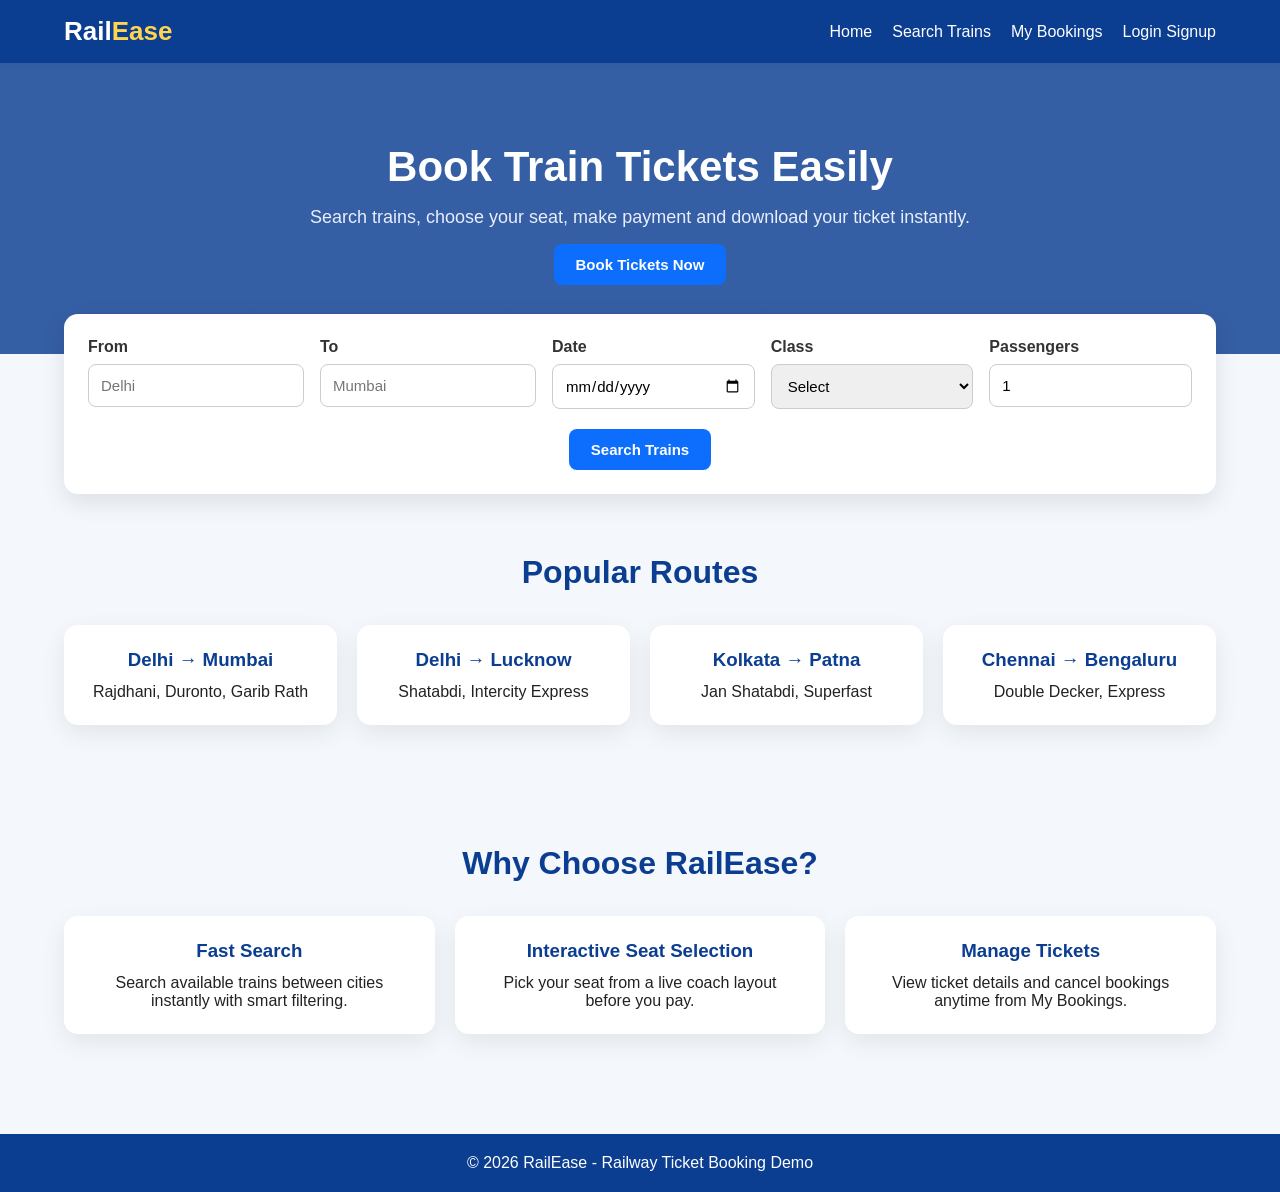
<file: index.html>
<!DOCTYPE html>
<html lang="en">
<head>
  <meta charset="UTF-8" />
  <meta name="viewport" content="width=device-width, initial-scale=1.0" />
  <title>RailEase - Railway Ticket Booking</title>
  <link rel="stylesheet" href="css/style.css" />
</head>
<body>
  <nav class="navbar">
    <div class="container">
      <div class="logo">Rail<span>Ease</span></div>
      <div class="nav-links" id="navLinks">
        <a href="index.html">Home</a>
        <a href="search.html">Search Trains</a>
        <a href="mybookings.html">My Bookings</a>
        <span id="authSlot"></span>
      </div>
    </div>
  </nav>

  <section class="hero">
    <div class="container hero-content">
      <h1>Book Train Tickets Easily</h1>
      <p>Search trains, choose your seat, make payment and download your ticket instantly.</p>
      <a href="search.html" class="btn">Book Tickets Now</a>
    </div>
  </section>

  <div class="container">
    <div class="search-form">
      <form id="homeSearchForm" class="form-grid">
        <div class="form-group">
          <label>From</label>
          <input type="text" id="from" placeholder="Delhi" required />
        </div>
        <div class="form-group">
          <label>To</label>
          <input type="text" id="to" placeholder="Mumbai" required />
        </div>
        <div class="form-group">
          <label>Date</label>
          <input type="date" id="date" required />
        </div>
        <div class="form-group">
          <label>Class</label>
          <select id="travelClass" required>
            <option value="">Select</option>
            <option value="Sleeper">Sleeper</option>
            <option value="3AC">3AC</option>
            <option value="2AC">2AC</option>
            <option value="Chair Car">Chair Car</option>
            <option value="Executive">Executive</option>
          </select>
        </div>
        <div class="form-group">
          <label>Passengers</label>
          <input type="number" id="passengers" min="1" max="6" value="1" required />
        </div>
      </form>
      <div class="text-center mt-20">
        <button class="btn" onclick="goToSearch()">Search Trains</button>
      </div>
    </div>
  </div>

  <section class="section">
    <div class="container">
      <h2 class="section-title">Popular Routes</h2>
      <div class="route-grid">
        <div class="route-card"><h3>Delhi → Mumbai</h3><p>Rajdhani, Duronto, Garib Rath</p></div>
        <div class="route-card"><h3>Delhi → Lucknow</h3><p>Shatabdi, Intercity Express</p></div>
        <div class="route-card"><h3>Kolkata → Patna</h3><p>Jan Shatabdi, Superfast</p></div>
        <div class="route-card"><h3>Chennai → Bengaluru</h3><p>Double Decker, Express</p></div>
      </div>
    </div>
  </section>

  <section class="section">
    <div class="container">
      <h2 class="section-title">Why Choose RailEase?</h2>
      <div class="features-grid">
        <div class="feature-card"><h3>Fast Search</h3><p>Search available trains between cities instantly with smart filtering.</p></div>
        <div class="feature-card"><h3>Interactive Seat Selection</h3><p>Pick your seat from a live coach layout before you pay.</p></div>
        <div class="feature-card"><h3>Manage Tickets</h3><p>View ticket details and cancel bookings anytime from My Bookings.</p></div>
      </div>
    </div>
  </section>

  <footer class="footer"><div class="container"><p>© <span id="year"></span> RailEase - Railway Ticket Booking Demo</p></div></footer>

  <script src="js/common.js"></script>
  <script>
    document.getElementById("year").textContent = new Date().getFullYear();

    function goToSearch() {
      const from = document.getElementById("from").value.trim();
      const to = document.getElementById("to").value.trim();
      const date = document.getElementById("date").value;
      const travelClass = document.getElementById("travelClass").value;
      const passengers = document.getElementById("passengers").value;
      if (!from || !to || !date || !travelClass || !passengers) {
        toast("Please fill all search details.", "error");
        return;
      }
      localStorage.setItem("searchData", JSON.stringify({ from, to, date, travelClass, passengers }));
      window.location.href = "search.html";
    }
  </script>
</body>
</html>
</file>
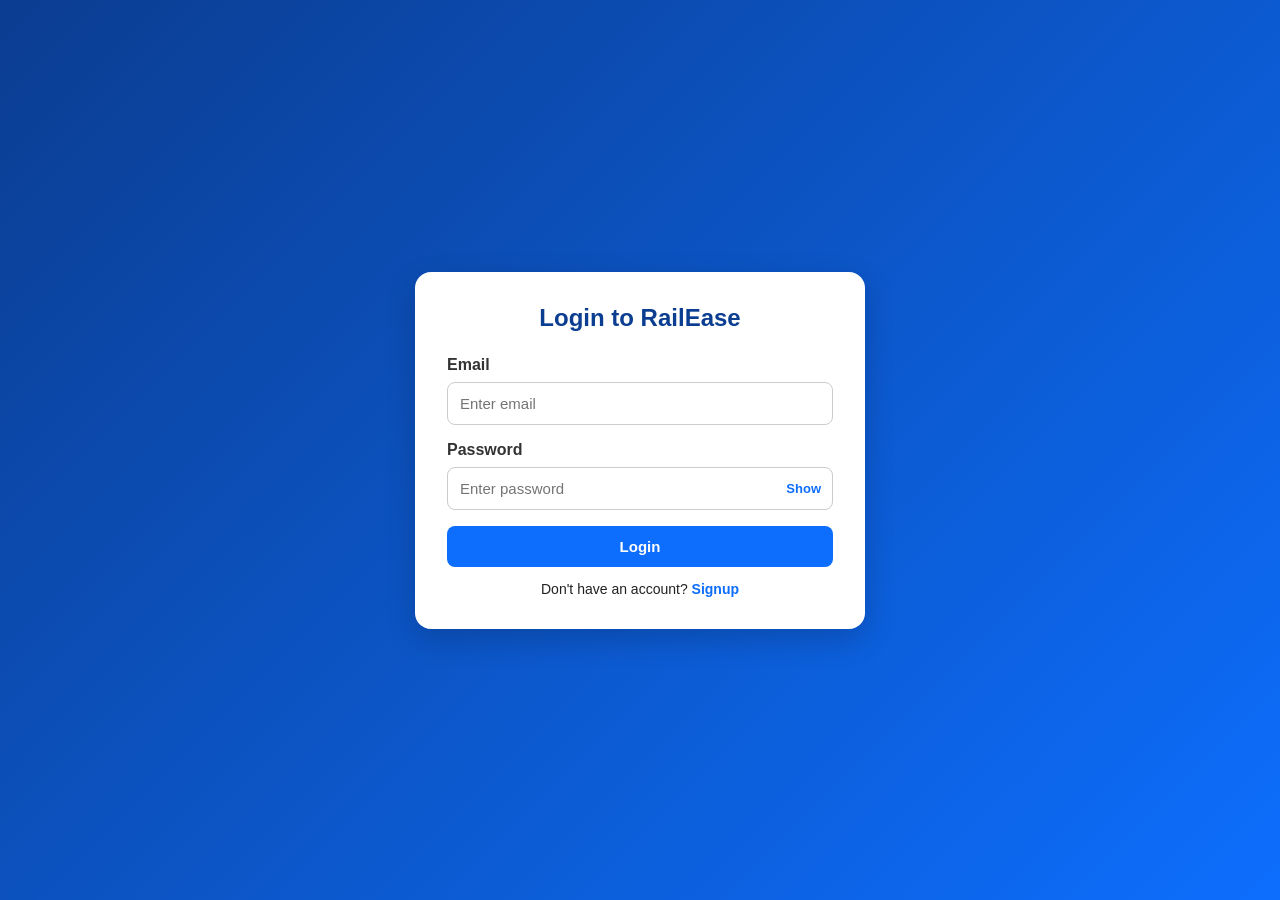
<file: booking.html>
<!DOCTYPE html>
<html lang="en">
<head>
  <meta charset="UTF-8" />
  <meta name="viewport" content="width=device-width, initial-scale=1.0" />
  <title>Booking - RailEase</title>
  <link rel="stylesheet" href="css/style.css" />
</head>
<body>
  <nav class="navbar">
    <div class="container">
      <div class="logo">Rail<span>Ease</span></div>
      <div class="nav-links" id="navLinks">
        <a href="index.html">Home</a>
        <a href="search.html">Search Trains</a>
        <a href="mybookings.html">My Bookings</a>
        <span id="authSlot"></span>
      </div>
    </div>
  </nav>

  <div class="container section">
    <h2 class="section-title">Choose Your Seat & Passenger Details</h2>
    <div class="booking-grid">
      <div class="card">
        <h3>Select a Seat</h3>
        <p class="train-meta">Selected seat: <strong id="selectedSeatLabel">None</strong></p>
        <div class="seat-map" id="seatMap"></div>

        <form id="bookingForm">
          <div class="passenger-row mt-20">
            <div class="form-group">
              <label>Passenger Name</label>
              <input type="text" id="passengerName" required />
            </div>
            <div class="form-group">
              <label>Age</label>
              <input type="number" id="passengerAge" min="1" max="100" required />
            </div>
            <div class="form-group">
              <label>Gender</label>
              <select id="passengerGender" required>
                <option value="">Select</option>
                <option value="Male">Male</option>
                <option value="Female">Female</option>
                <option value="Other">Other</option>
              </select>
            </div>
          </div>
          <div class="passenger-row mt-20">
            <div class="form-group">
              <label>Email</label>
              <input type="email" id="passengerEmail" required />
            </div>
            <div class="form-group">
              <label>Mobile Number</label>
              <input type="tel" id="passengerMobile" maxlength="10" required />
            </div>
          </div>
          <div class="mt-20">
            <button class="btn">Proceed to Payment</button>
          </div>
        </form>
      </div>

      <div class="summary-box" id="bookingSummary"></div>
    </div>
  </div>

  <footer class="footer"><div class="container"><p>© <span id="year"></span> RailEase</p></div></footer>

  <script src="js/common.js"></script>
  <script src="js/trains.js"></script>
  <script src="js/booking.js"></script>
  <script>document.getElementById("year").textContent = new Date().getFullYear();</script>
</body>
</html>
</file>
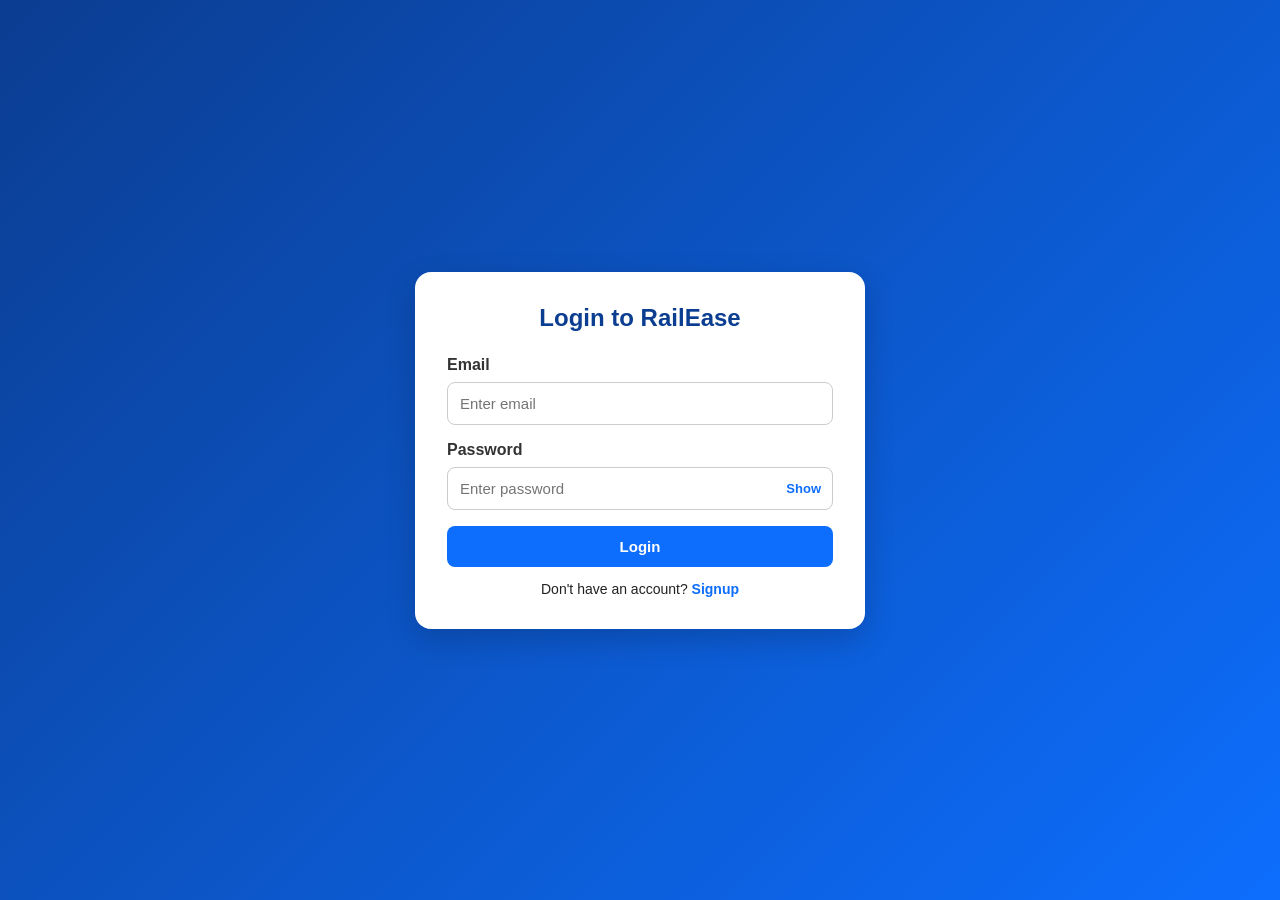
<file: login.html>
<!DOCTYPE html>
<html lang="en">
<head>
  <meta charset="UTF-8" />
  <meta name="viewport" content="width=device-width, initial-scale=1.0" />
  <title>Login - RailEase</title>
  <link rel="stylesheet" href="css/style.css" />
</head>
<body>
  <div class="auth-wrapper">
    <div class="auth-card">
      <h2>Login to RailEase</h2>
      <form id="loginForm">
        <div class="form-group">
          <label>Email</label>
          <input type="email" id="loginEmail" placeholder="Enter email" required />
        </div>
        <div class="form-group">
          <label>Password</label>
          <div class="password-field">
            <input type="password" id="loginPassword" placeholder="Enter password" required />
            <button type="button" class="password-toggle" id="loginToggle">Show</button>
          </div>
        </div>
        <button class="btn" style="width:100%">Login</button>
      </form>
      <div class="auth-footer">Don't have an account? <a href="signup.html">Signup</a></div>
    </div>
  </div>
  <script src="js/common.js"></script>
  <script src="js/auth.js"></script>
</body>
</html>
</file>
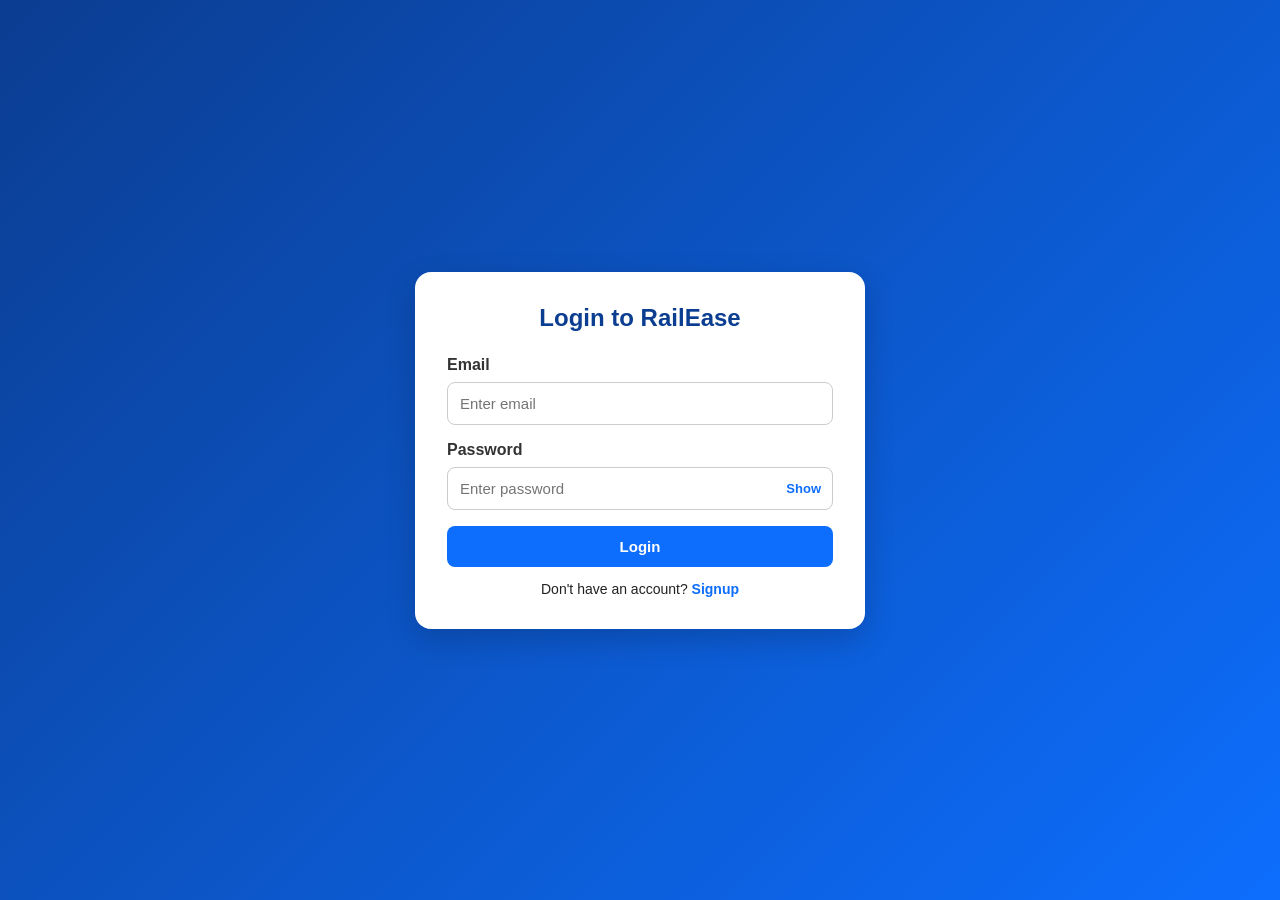
<file: payment.html>
<!DOCTYPE html>
<html lang="en">
<head>
  <meta charset="UTF-8" />
  <meta name="viewport" content="width=device-width, initial-scale=1.0" />
  <title>Payment - RailEase</title>
  <link rel="stylesheet" href="css/style.css" />
</head>
<body>
  <nav class="navbar">
    <div class="container">
      <div class="logo">Rail<span>Ease</span></div>
      <div class="nav-links" id="navLinks">
        <a href="index.html">Home</a>
        <a href="search.html">Search Trains</a>
        <a href="mybookings.html">My Bookings</a>
        <span id="authSlot"></span>
      </div>
    </div>
  </nav>

  <div class="container section">
    <h2 class="section-title">Payment</h2>
    <div class="card">
      <div id="paymentSummary"></div>

      <h3 class="mt-20">Choose Payment Method</h3>
      <div class="payment-options">
        <div class="pay-card active" data-method="UPI">UPI</div>
        <div class="pay-card" data-method="Card">Card</div>
        <div class="pay-card" data-method="Net Banking">Net Banking</div>
      </div>

      <form id="paymentForm">
        <div class="form-group">
          <label>Enter UPI / Card / Bank Ref</label>
          <input type="text" id="paymentRef" placeholder="example@upi / card ref" required />
        </div>
        <div class="mt-20">
          <button class="btn">Pay & Confirm Booking</button>
        </div>
      </form>
    </div>
  </div>

  <footer class="footer"><div class="container"><p>© <span id="year"></span> RailEase</p></div></footer>

  <script src="js/common.js"></script>
  <script src="js/trains.js"></script>
  <script src="js/payment.js"></script>
  <script>document.getElementById("year").textContent = new Date().getFullYear();</script>
</body>
</html>
</file>
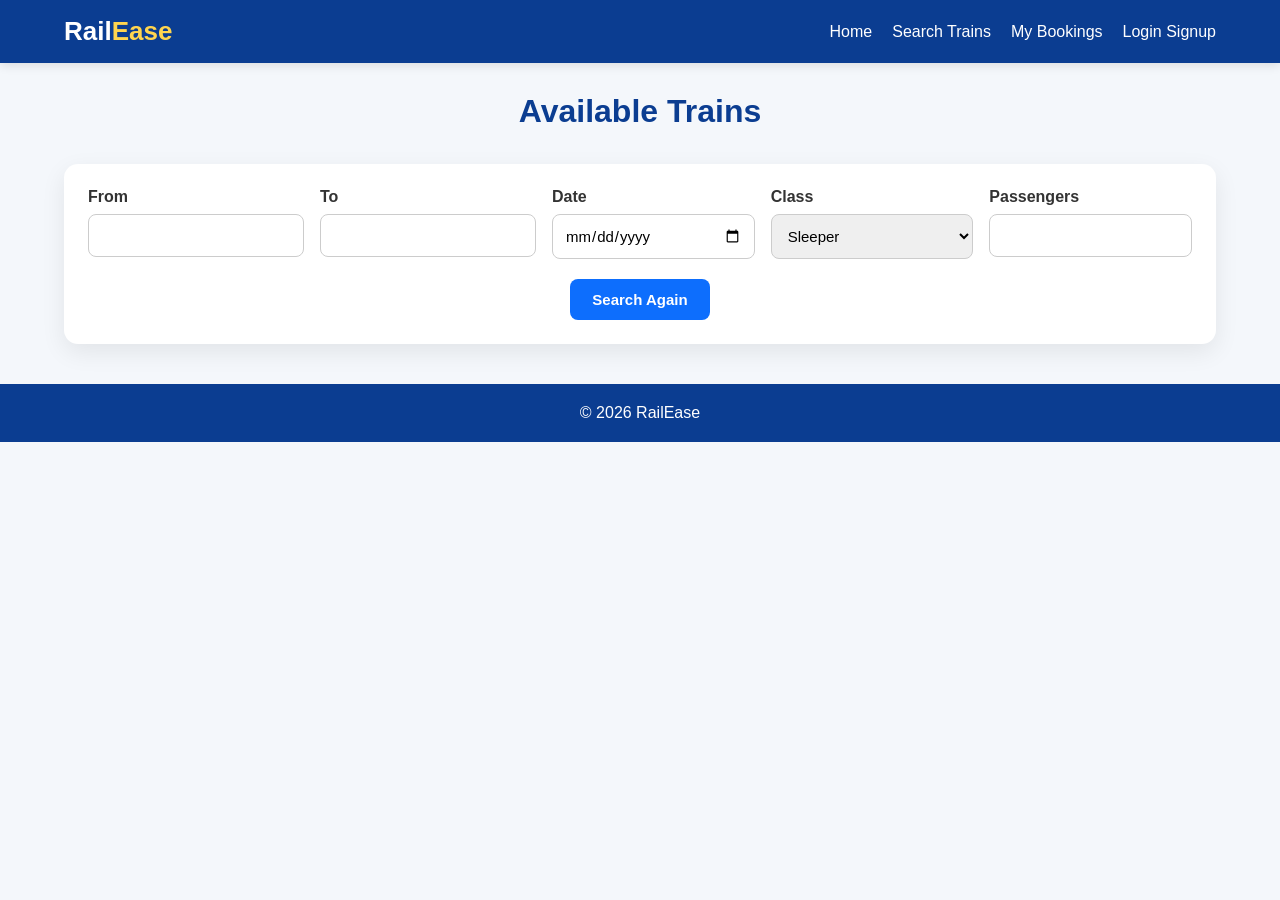
<file: search.html>
<!DOCTYPE html>
<html lang="en">
<head>
  <meta charset="UTF-8" />
  <meta name="viewport" content="width=device-width, initial-scale=1.0" />
  <title>Search Trains - RailEase</title>
  <link rel="stylesheet" href="css/style.css" />
</head>
<body>
  <nav class="navbar">
    <div class="container">
      <div class="logo">Rail<span>Ease</span></div>
      <div class="nav-links" id="navLinks">
        <a href="index.html">Home</a>
        <a href="search.html">Search Trains</a>
        <a href="mybookings.html">My Bookings</a>
        <span id="authSlot"></span>
      </div>
    </div>
  </nav>

  <div class="container">
    <div class="search-header">
      <h2 class="section-title">Available Trains</h2>
      <div id="searchSummary" class="text-center"></div>
    </div>

    <div class="card">
      <form id="searchForm" class="form-grid">
        <div class="form-group">
          <label>From</label>
          <input type="text" id="from" required />
        </div>
        <div class="form-group">
          <label>To</label>
          <input type="text" id="to" required />
        </div>
        <div class="form-group">
          <label>Date</label>
          <input type="date" id="date" required />
        </div>
        <div class="form-group">
          <label>Class</label>
          <select id="travelClass" required>
            <option value="Sleeper">Sleeper</option>
            <option value="3AC">3AC</option>
            <option value="2AC">2AC</option>
            <option value="Chair Car">Chair Car</option>
            <option value="Executive">Executive</option>
          </select>
        </div>
        <div class="form-group">
          <label>Passengers</label>
          <input type="number" id="passengers" min="1" max="6" required />
        </div>
      </form>
      <div class="text-center mt-20">
        <button class="btn" id="searchBtn">Search Again</button>
      </div>
    </div>

    <div id="trainResults"></div>
  </div>

  <footer class="footer"><div class="container"><p>© <span id="year"></span> RailEase</p></div></footer>

  <script src="js/common.js"></script>
  <script src="js/trains.js"></script>
  <script src="js/search.js"></script>
  <script>document.getElementById("year").textContent = new Date().getFullYear();</script>
</body>
</html>
</file>
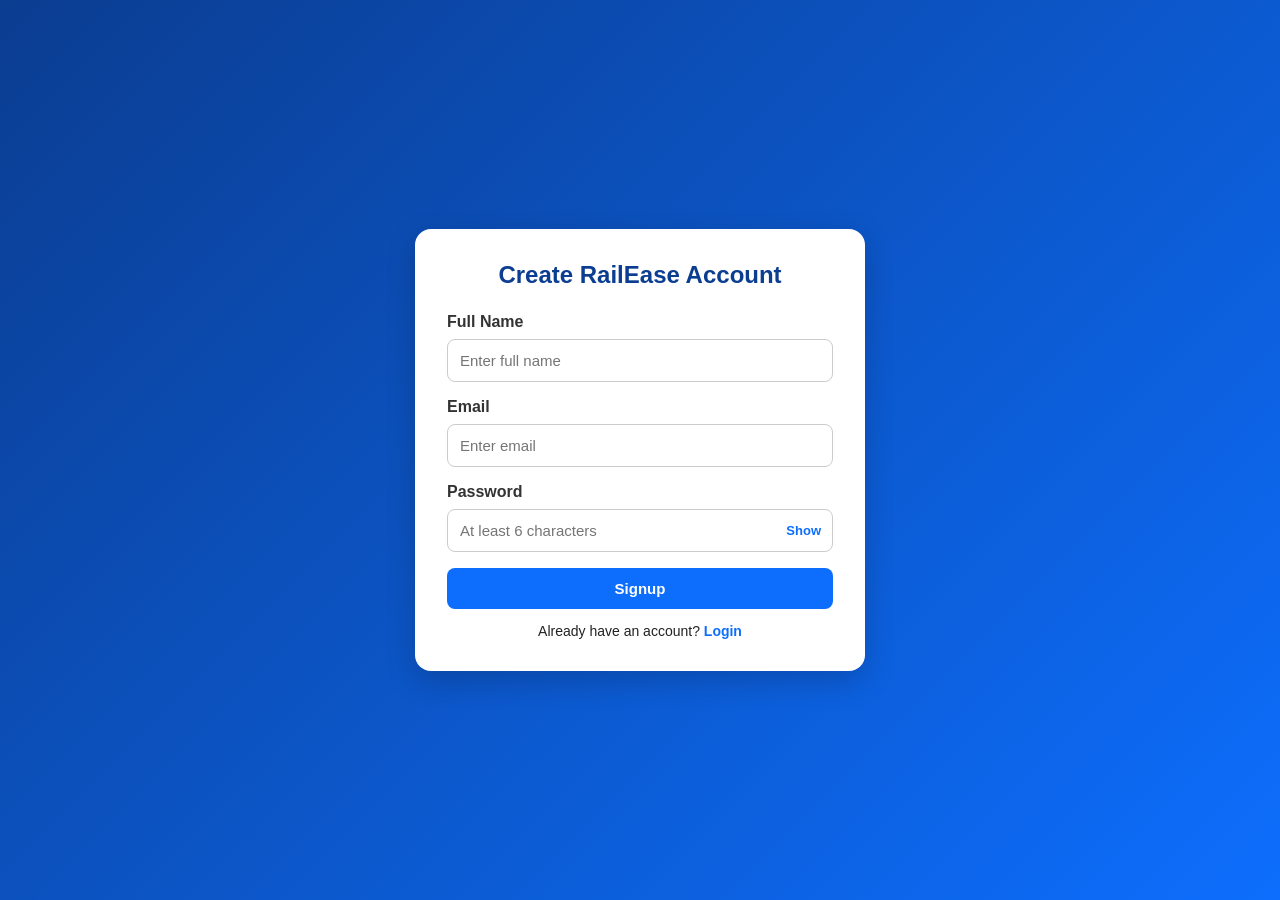
<file: signup.html>
<!DOCTYPE html>
<html lang="en">
<head>
  <meta charset="UTF-8" />
  <meta name="viewport" content="width=device-width, initial-scale=1.0" />
  <title>Signup - RailEase</title>
  <link rel="stylesheet" href="css/style.css" />
</head>
<body>
  <div class="auth-wrapper">
    <div class="auth-card">
      <h2>Create RailEase Account</h2>
      <form id="signupForm">
        <div class="form-group">
          <label>Full Name</label>
          <input type="text" id="signupName" placeholder="Enter full name" required />
        </div>
        <div class="form-group">
          <label>Email</label>
          <input type="email" id="signupEmail" placeholder="Enter email" required />
        </div>
        <div class="form-group">
          <label>Password</label>
          <div class="password-field">
            <input type="password" id="signupPassword" placeholder="At least 6 characters" required />
            <button type="button" class="password-toggle" id="signupToggle">Show</button>
          </div>
        </div>
        <button class="btn" style="width:100%">Signup</button>
      </form>
      <div class="auth-footer">Already have an account? <a href="login.html">Login</a></div>
    </div>
  </div>
  <script src="js/common.js"></script>
  <script src="js/auth.js"></script>
</body>
</html>
</file>
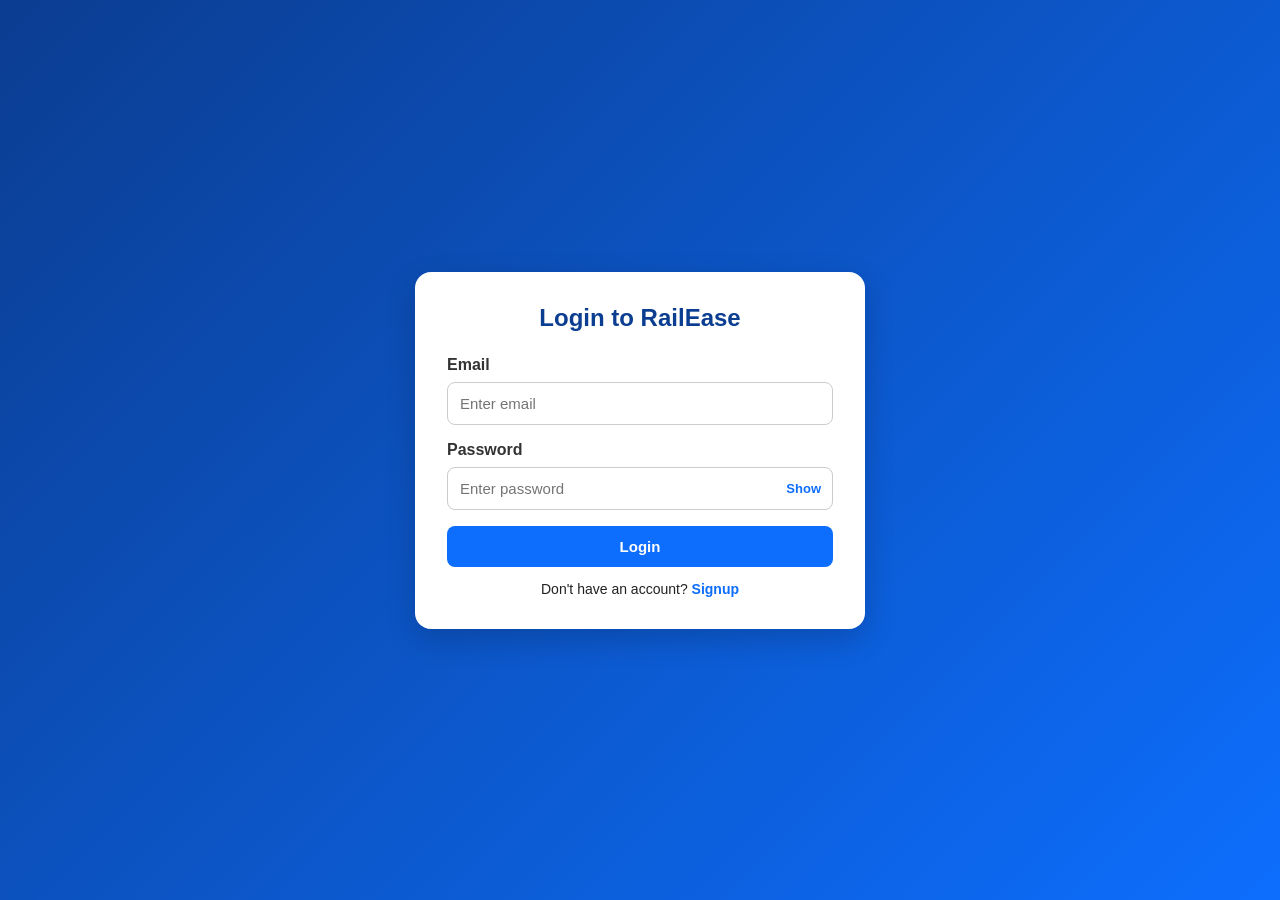
<file: ticket.html>
<!DOCTYPE html>
<html lang="en">
<head>
  <meta charset="UTF-8" />
  <meta name="viewport" content="width=device-width, initial-scale=1.0" />
  <title>Ticket - RailEase</title>
  <link rel="stylesheet" href="css/style.css" />
</head>
<body>
  <nav class="navbar">
    <div class="container">
      <div class="logo">Rail<span>Ease</span></div>
      <div class="nav-links" id="navLinks">
        <a href="index.html">Home</a>
        <a href="search.html">Search Trains</a>
        <a href="mybookings.html">My Bookings</a>
        <span id="authSlot"></span>
      </div>
    </div>
  </nav>

  <div class="container section">
    <h2 class="section-title">Ticket Confirmation</h2>
    <div id="ticketContainer"></div>
  </div>

  <footer class="footer"><div class="container"><p>© <span id="year"></span> RailEase</p></div></footer>

  <script src="js/common.js"></script>
  <script src="js/ticket.js"></script>
  <script>document.getElementById("year").textContent = new Date().getFullYear();</script>
</body>
</html>
</file>
<file: css/style.css>
* {
  margin: 0;
  padding: 0;
  box-sizing: border-box;
  font-family: 'Segoe UI', Arial, Helvetica, sans-serif;
}

body {
  background: #f4f7fb;
  color: #222;
}

a { text-decoration: none; color: inherit; }
ul { list-style: none; }

.container {
  width: 90%;
  max-width: 1200px;
  margin: auto;
}

/* Buttons */
.btn {
  background: #0d6efd;
  color: #fff;
  padding: 12px 22px;
  border: none;
  border-radius: 8px;
  cursor: pointer;
  transition: 0.3s;
  font-weight: 700;
  font-size: 15px;
}
.btn:hover { background: #0b5ed7; }
.btn:disabled { background: #9db8e8; cursor: not-allowed; }
.btn-danger { background: #dc3545; }
.btn-danger:hover { background: #bb2d3b; }
.btn-secondary { background: #198754; }
.btn-secondary:hover { background: #157347; }

/* Navbar */
.navbar {
  background: #0b3d91;
  color: #fff;
  padding: 16px 0;
  box-shadow: 0 2px 10px rgba(0, 0, 0, 0.12);
}
.navbar .container {
  display: flex;
  justify-content: space-between;
  align-items: center;
  flex-wrap: wrap;
  gap: 10px;
}
.logo { font-size: 26px; font-weight: 700; }
.logo span { color: #ffd54f; }
.nav-links { display: flex; gap: 20px; align-items: center; flex-wrap: wrap; }
.nav-links a { color: #fff; font-weight: 500; }
.nav-links a:hover { color: #ffd54f; }
.nav-user { font-weight: 600; color: #ffd54f; }

/* Hero */
.hero {
  background: linear-gradient(rgba(11, 61, 145, 0.82), rgba(11, 61, 145, 0.82)),
    url('https://images.unsplash.com/photo-1474487548417-781cb71495f3?q=80&w=1600&auto=format&fit=crop') center/cover;
  color: #fff;
  padding: 80px 0;
}
.hero-content { text-align: center; }
.hero-content h1 { font-size: 42px; margin-bottom: 16px; }
.hero-content p { font-size: 18px; margin-bottom: 28px; color: #e8eefc; }

/* Cards / forms */
.card {
  background: #fff;
  border-radius: 14px;
  box-shadow: 0 8px 24px rgba(0, 0, 0, 0.08);
  padding: 24px;
  margin: 20px 0;
}
.search-form {
  background: #fff;
  margin-top: -40px;
  position: relative;
  z-index: 10;
  border-radius: 14px;
  padding: 24px;
  box-shadow: 0 8px 24px rgba(0, 0, 0, 0.1);
}
.form-grid { display: grid; grid-template-columns: repeat(5, 1fr); gap: 16px; }
.form-group { display: flex; flex-direction: column; position: relative; }
.form-group label { margin-bottom: 8px; font-weight: 600; color: #333; }
.form-group input,
.form-group select {
  padding: 12px;
  border: 1px solid #ccc;
  border-radius: 8px;
  outline: none;
  font-size: 15px;
}
.form-group input:focus,
.form-group select:focus { border-color: #0d6efd; }
.field-error {
  color: #dc3545;
  font-size: 13px;
  margin-top: 6px;
  min-height: 16px;
}
.password-field { position: relative; display: flex; align-items: center; }
.password-field input { width: 100%; padding-right: 60px; }
.password-toggle {
  position: absolute;
  right: 12px;
  background: none;
  border: none;
  color: #0d6efd;
  font-size: 13px;
  font-weight: 700;
  cursor: pointer;
}

.section { padding: 60px 0; }
.section-title { text-align: center; margin-bottom: 34px; font-size: 32px; color: #0b3d91; }

.features-grid { display: grid; grid-template-columns: repeat(3, 1fr); gap: 20px; }
.feature-card, .route-card {
  background: #fff;
  border-radius: 14px;
  padding: 24px;
  box-shadow: 0 8px 24px rgba(0, 0, 0, 0.08);
  text-align: center;
}
.feature-card h3, .route-card h3 { margin-bottom: 12px; color: #0b3d91; }
.route-grid { display: grid; grid-template-columns: repeat(4, 1fr); gap: 20px; }

/* Auth pages */
.auth-wrapper {
  min-height: 100vh;
  display: flex;
  align-items: center;
  justify-content: center;
  background: linear-gradient(135deg, #0b3d91, #0d6efd);
  padding: 20px;
}
.auth-card {
  width: 100%;
  max-width: 450px;
  background: #fff;
  padding: 32px;
  border-radius: 16px;
  box-shadow: 0 10px 30px rgba(0, 0, 0, 0.18);
}
.auth-card h2 { text-align: center; margin-bottom: 24px; color: #0b3d91; }
.auth-card .form-group { margin-bottom: 16px; }
.auth-footer { margin-top: 14px; text-align: center; font-size: 14px; }
.auth-footer a { color: #0d6efd; font-weight: 700; }

/* Search results */
.search-header { margin: 30px 0 10px; }
.train-card { display: grid; grid-template-columns: 2fr 2fr 2fr 1.5fr; gap: 16px; align-items: center; }
.train-info h3 { color: #0b3d91; margin-bottom: 6px; }
.train-meta { color: #666; font-size: 14px; }
.train-time { display: flex; justify-content: space-between; gap: 20px; font-size: 15px; }
.time-box { background: #f7f9ff; padding: 12px; border-radius: 10px; flex: 1; text-align: center; }
.train-fare { text-align: center; }
.badge {
  display: inline-block;
  padding: 6px 10px;
  border-radius: 999px;
  background: #e8f0ff;
  color: #0b3d91;
  font-size: 13px;
  margin-top: 8px;
  font-weight: 600;
}
.seats-low { color: #dc3545; font-weight: 700; }

/* Booking / seat map */
.booking-grid { display: grid; grid-template-columns: 1.4fr 1fr; gap: 24px; }
.summary-box { background: #f8fbff; border: 1px solid #dce7ff; padding: 20px; border-radius: 12px; height: fit-content; }
.summary-box h3 { margin-bottom: 14px; color: #0b3d91; }
.summary-box p { margin-bottom: 10px; }
.passenger-row { display: grid; grid-template-columns: repeat(3, 1fr); gap: 16px; }

.seat-map { display: grid; grid-template-columns: repeat(6, 1fr); gap: 10px; margin: 16px 0; }
.seat {
  border: 2px solid #cdd9f5;
  border-radius: 8px;
  text-align: center;
  padding: 10px 0;
  font-size: 13px;
  font-weight: 700;
  cursor: pointer;
  background: #f7f9ff;
  color: #0b3d91;
  transition: 0.2s;
}
.seat:hover { border-color: #0d6efd; }
.seat.taken { background: #e9ecef; color: #999; cursor: not-allowed; border-color: #e9ecef; }
.seat.selected { background: #0d6efd; color: #fff; border-color: #0d6efd; }

/* Payment */
.payment-options { display: grid; grid-template-columns: repeat(3, 1fr); gap: 18px; margin: 20px 0; }
.pay-card {
  border: 2px solid #ddd;
  border-radius: 12px;
  padding: 18px;
  cursor: pointer;
  text-align: center;
  transition: 0.3s;
  background: #fff;
}
.pay-card.active, .pay-card:hover { border-color: #0d6efd; box-shadow: 0 8px 24px rgba(13, 110, 253, 0.12); }

/* Ticket */
.ticket-card { border: 2px dashed #0b3d91; background: #fff; border-radius: 16px; padding: 28px; }
.ticket-top { display: flex; justify-content: space-between; flex-wrap: wrap; gap: 20px; margin-bottom: 20px; }
.ticket-title h2 { color: #0b3d91; margin-bottom: 6px; }
.ticket-grid { display: grid; grid-template-columns: repeat(3, 1fr); gap: 18px; margin-top: 20px; }
.ticket-item { background: #f7f9ff; padding: 16px; border-radius: 12px; }
.ticket-item h4 { color: #0b3d91; margin-bottom: 8px; font-size: 14px; }
.ticket-actions { margin-top: 24px; display: flex; gap: 12px; flex-wrap: wrap; }

.booking-list { display: grid; gap: 20px; }
.status-tag { padding: 4px 10px; border-radius: 999px; font-size: 12px; font-weight: 700; }
.status-confirmed { background: #e6f7ec; color: #198754; }
.status-cancelled { background: #fdeaea; color: #dc3545; }

/* Footer */
.footer { background: #0b3d91; color: #fff; padding: 20px 0; text-align: center; margin-top: 40px; }

/* Utilities */
.text-center { text-align: center; }
.mt-20 { margin-top: 20px; }
.hidden { display: none; }
.spinner {
  width: 34px;
  height: 34px;
  border: 4px solid #dce7ff;
  border-top-color: #0d6efd;
  border-radius: 50%;
  margin: 20px auto;
  animation: spin 0.8s linear infinite;
}
@keyframes spin { to { transform: rotate(360deg); } }

/* Toasts */
#toastContainer {
  position: fixed;
  bottom: 20px;
  right: 20px;
  display: flex;
  flex-direction: column;
  gap: 10px;
  z-index: 999;
}
.toast {
  min-width: 220px;
  max-width: 320px;
  padding: 14px 18px;
  border-radius: 10px;
  color: #fff;
  font-size: 14px;
  font-weight: 600;
  box-shadow: 0 8px 20px rgba(0, 0, 0, 0.18);
  opacity: 0;
  transform: translateY(10px);
  transition: 0.3s;
}
.toast.show { opacity: 1; transform: translateY(0); }
.toast-success { background: #198754; }
.toast-error { background: #dc3545; }
.toast-info { background: #0b3d91; }

/* Responsive */
@media (max-width: 992px) {
  .form-grid, .features-grid, .route-grid, .payment-options,
  .ticket-grid, .passenger-row, .train-card, .booking-grid {
    grid-template-columns: 1fr;
  }
  .train-time { flex-direction: column; }
  .nav-links { gap: 12px; flex-wrap: wrap; justify-content: flex-end; }
  .hero-content h1 { font-size: 32px; }
  .seat-map { grid-template-columns: repeat(4, 1fr); }
}
</file>
